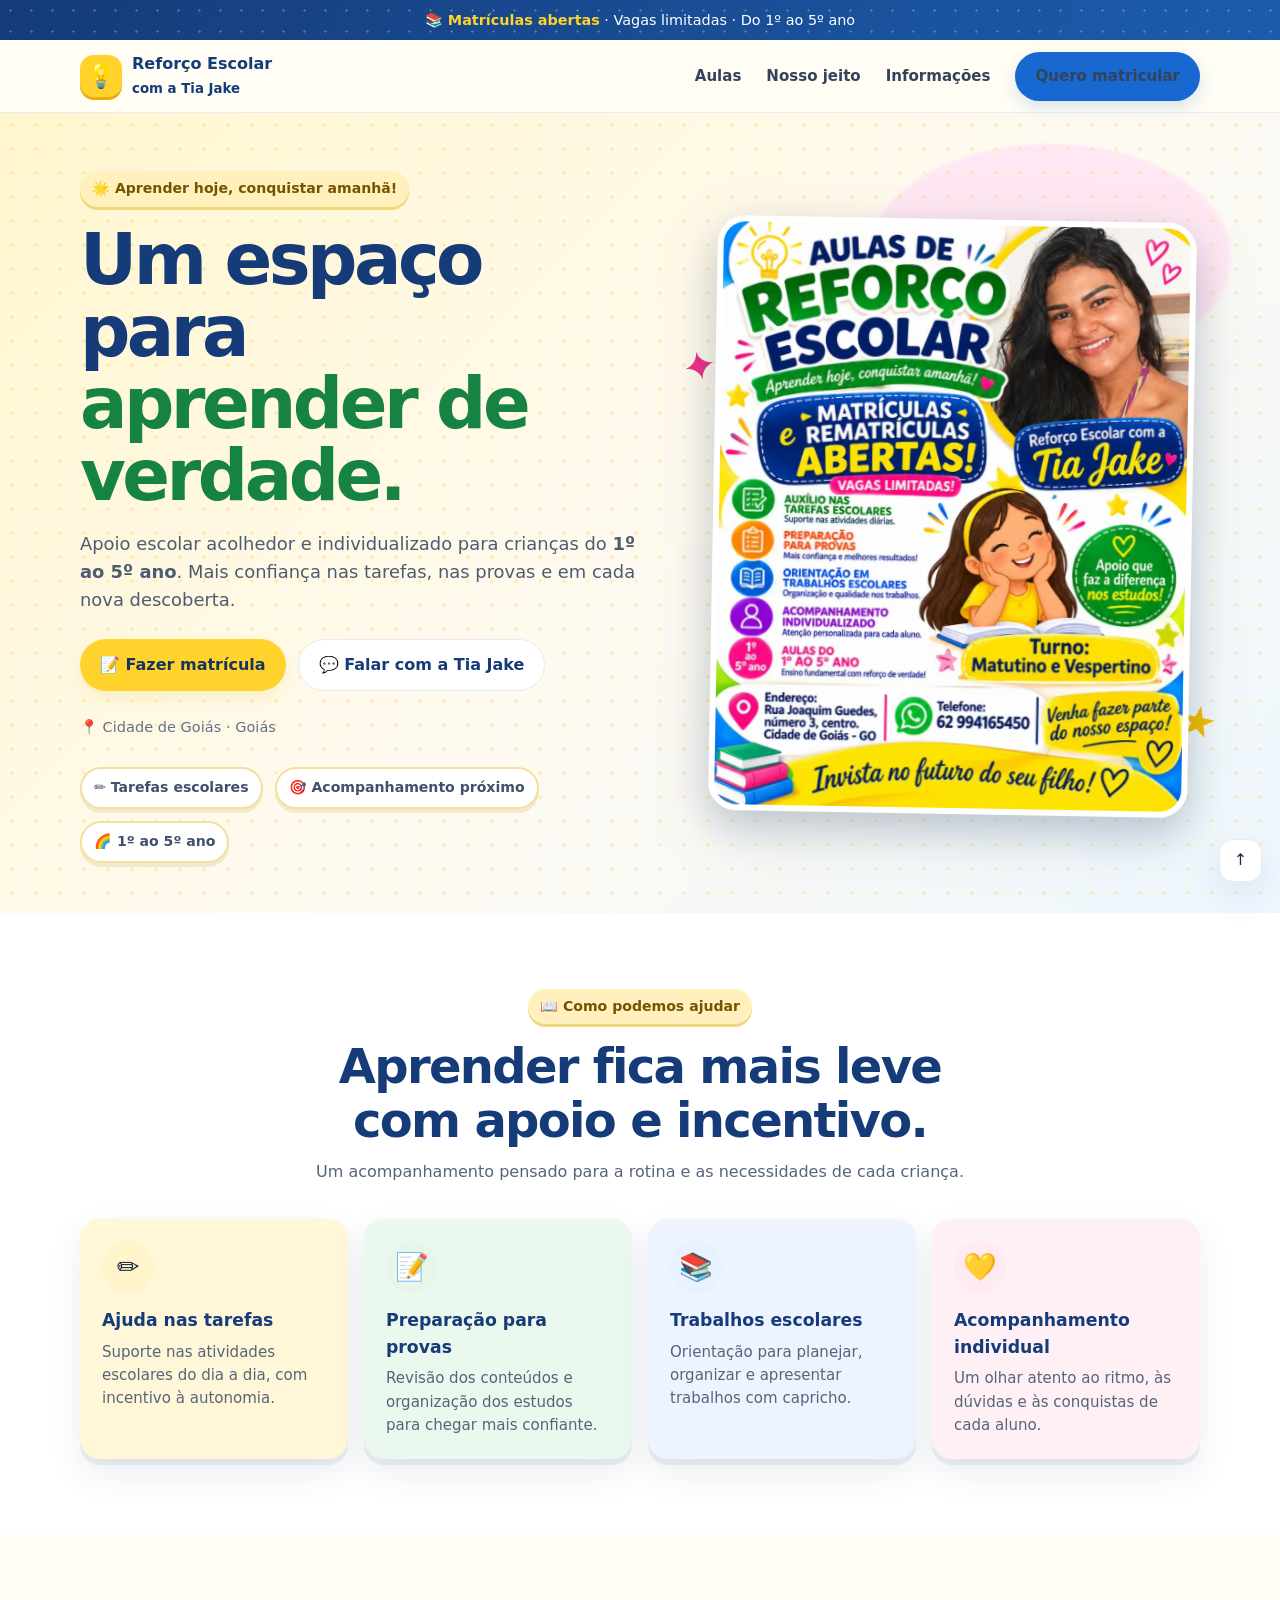
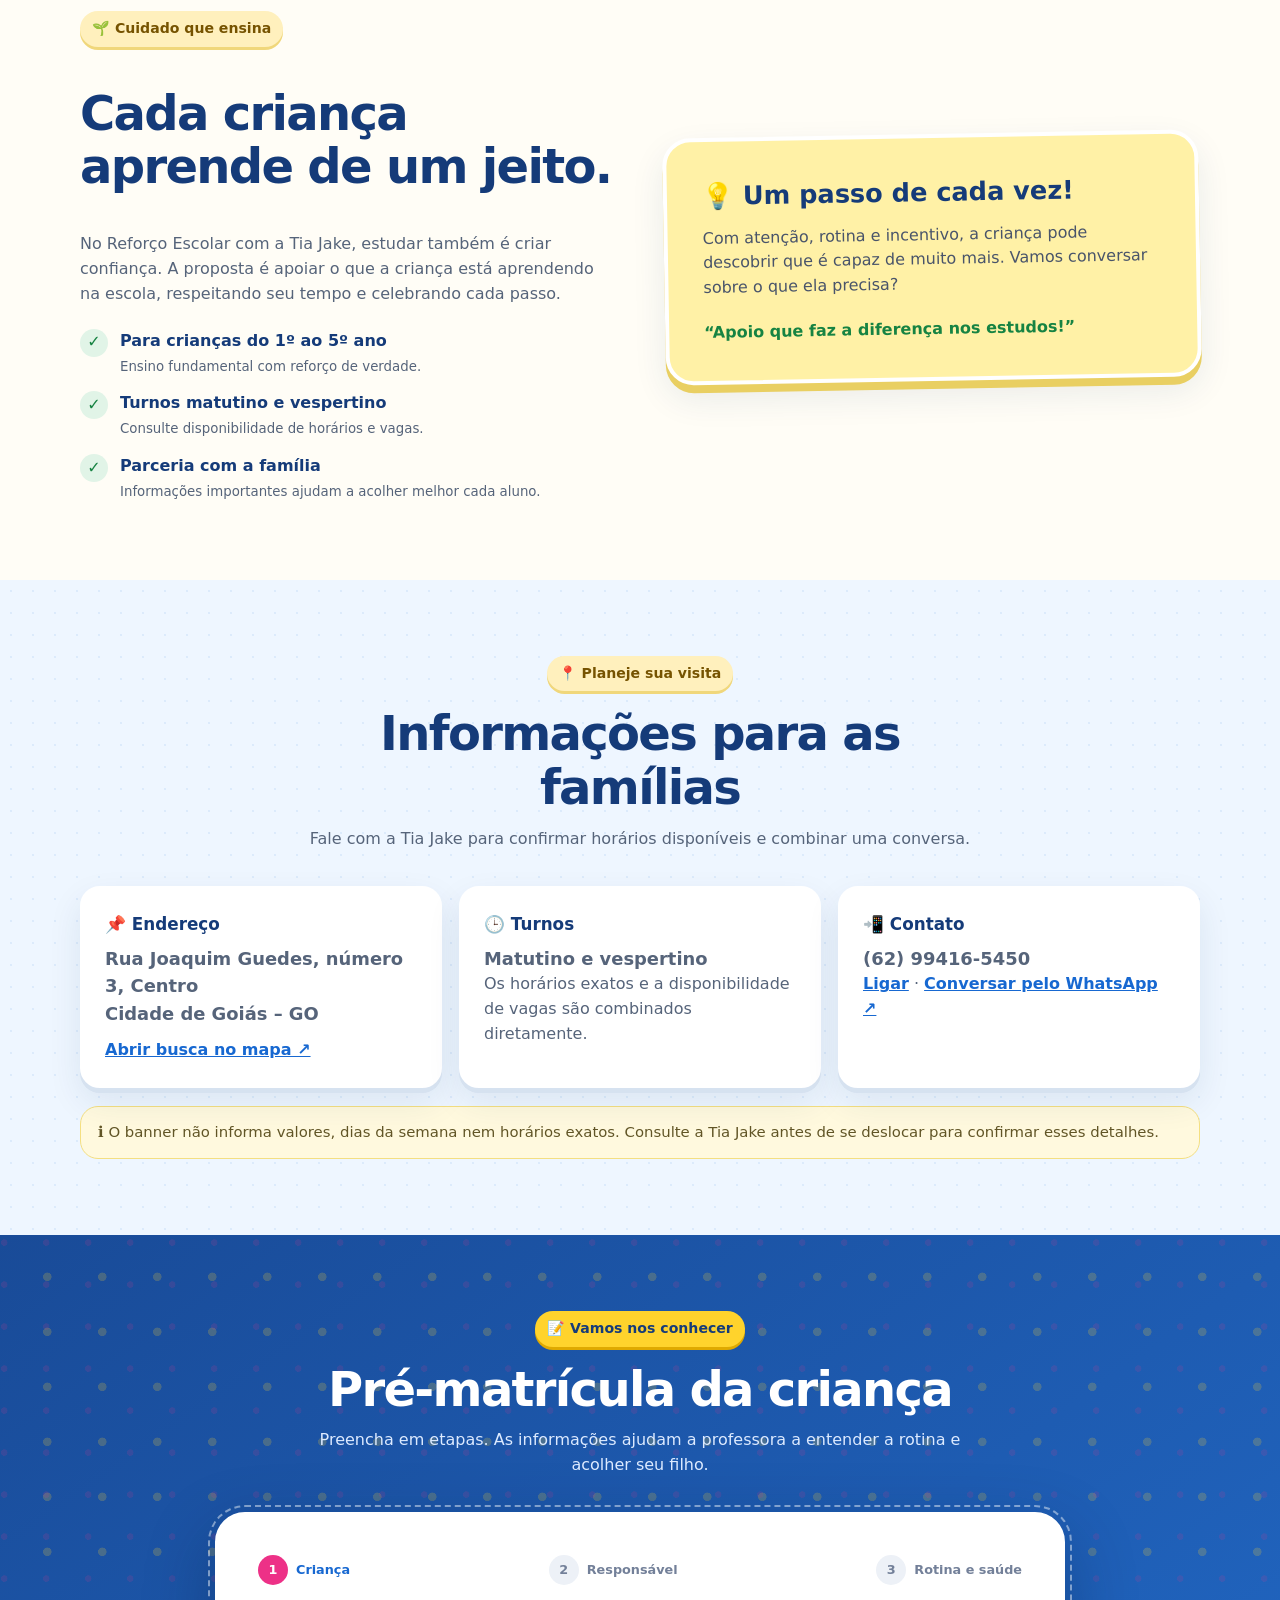
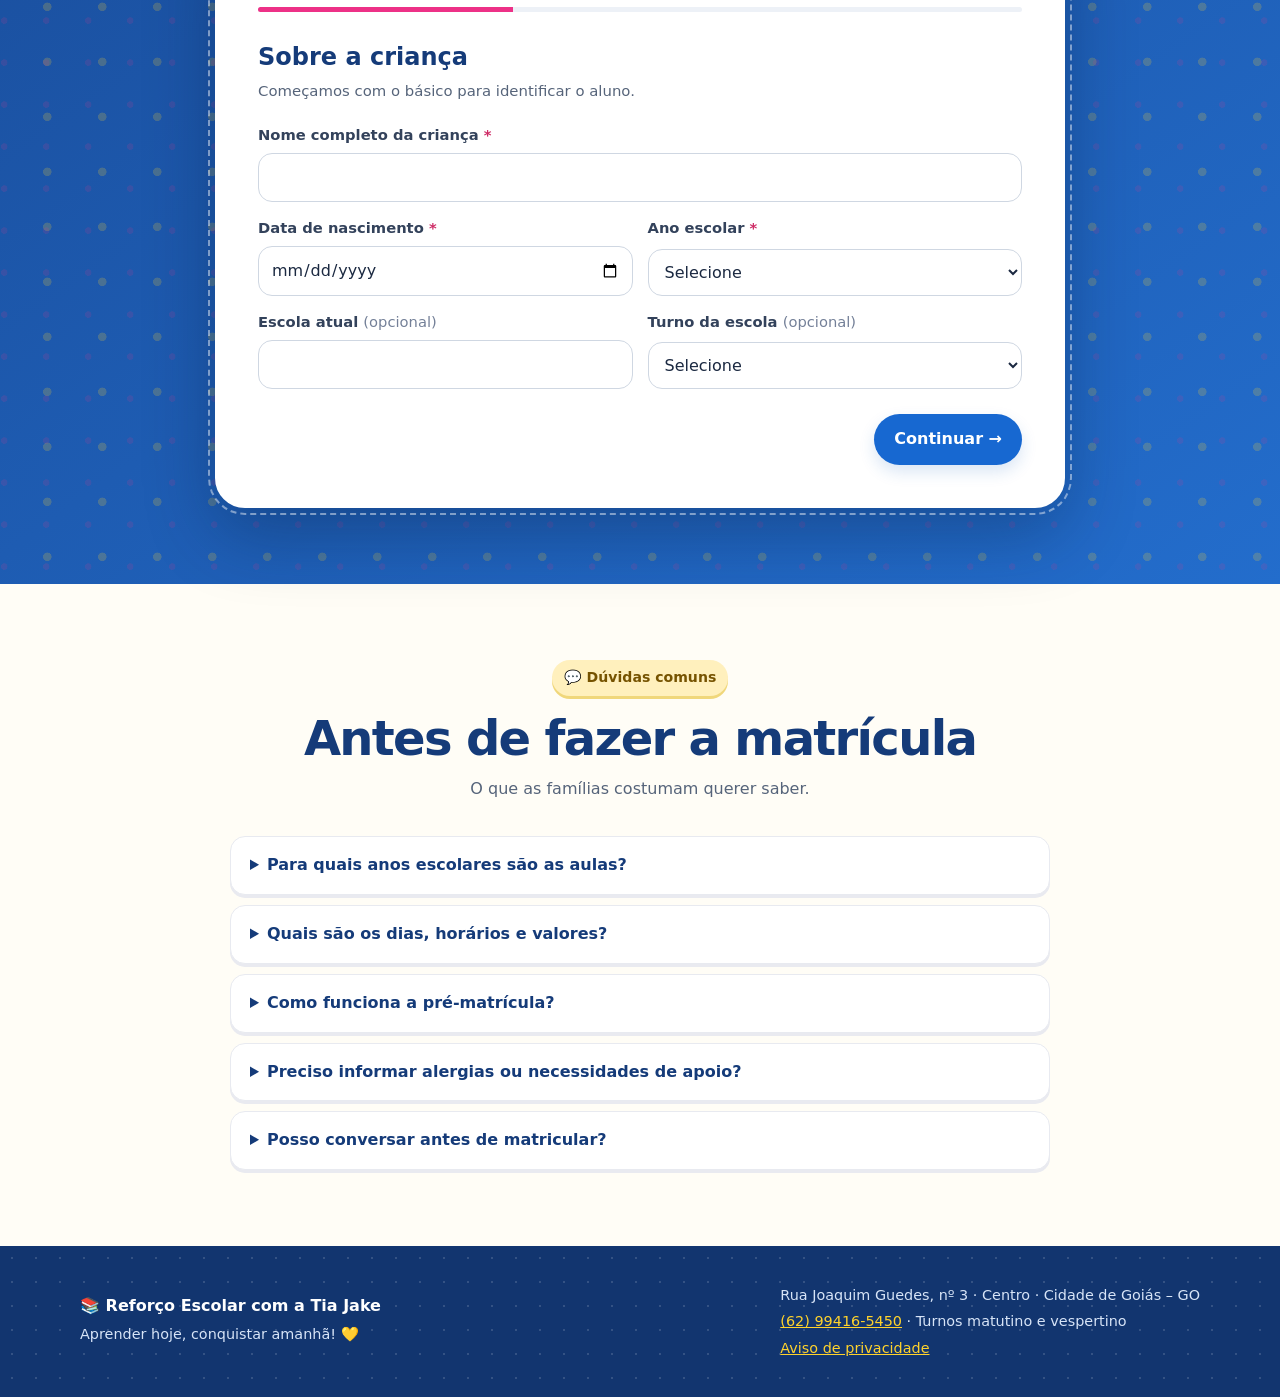
<file: index.html>
<!doctype html>
<html lang="pt-BR">
<head>
  <meta charset="utf-8"><meta name="viewport" content="width=device-width,initial-scale=1">
  <meta name="theme-color" content="#123b88"><meta name="description" content="Reforço Escolar com a Tia Jake, na Cidade de Goiás. Acompanhamento individualizado do 1º ao 5º ano.">
  <meta name="referrer" content="strict-origin-when-cross-origin">
  <meta http-equiv="Content-Security-Policy" content="default-src 'self'; script-src 'self'; style-src 'self' 'unsafe-inline'; img-src 'self' data:; connect-src 'self' https://zzwukucqfumnqlnzrhlf.supabase.co; object-src 'none'; base-uri 'self'; form-action 'self'">
  <title>Reforço Escolar com a Tia Jake | Aprender hoje, conquistar amanhã</title>
  <style>
    :root{--navy:#123879;--blue:#1764c0;--green:#13833d;--pink:#ec398c;--yellow:#ffd530;--ink:#192844;--muted:#59677d;--paper:#fffdf8;--line:#e7ebf1;--shadow:0 16px 45px #142c5014}
    *{box-sizing:border-box}html{scroll-behavior:smooth}body{margin:0;color:var(--ink);background:var(--paper);font:16px/1.55 ui-rounded,"Trebuchet MS",system-ui,sans-serif}a{color:inherit}button,input,select,textarea{font:inherit}.wrap{width:min(1120px,calc(100% - 40px));margin:auto}
    .topline{background:var(--navy);color:white;text-align:center;padding:9px 16px;font-size:.9rem}.topline b{color:var(--yellow)}header{position:sticky;top:0;z-index:5;background:#fffefaed;backdrop-filter:blur(12px);border-bottom:1px solid #e9edf2}.nav{height:72px;display:flex;align-items:center;justify-content:space-between;gap:20px}.brand{display:flex;align-items:center;gap:10px;text-decoration:none;font-weight:900;color:var(--navy)}.brand-mark{display:grid;place-items:center;width:42px;height:42px;background:#e8f5e9;border-radius:14px;font-size:24px}.links{display:flex;align-items:center;gap:25px}.links a{text-decoration:none;color:#35435a;font-size:.94rem;font-weight:700}.links a:hover{color:var(--blue)}.btn{display:inline-flex;justify-content:center;align-items:center;gap:8px;border:0;border-radius:14px;padding:13px 20px;background:var(--blue);color:white;font-weight:850;text-decoration:none;cursor:pointer;box-shadow:0 7px 16px #1764c029;transition:.2s}.btn:hover{transform:translateY(-2px);background:#0b55aa}.btn-yellow{background:var(--yellow);color:#17335e;box-shadow:0 7px 16px #e7bb262b}.btn-yellow:hover{background:#ffca16}.btn-ghost{background:white;color:var(--navy);box-shadow:none;border:1px solid var(--line)}
    .hero{padding:58px 0 50px;overflow:hidden;background:radial-gradient(circle at 86% 15%,#fff0a5 0 8%,transparent 8.3%),radial-gradient(circle at 6% 84%,#ffe2ef 0 7%,transparent 7.3%),linear-gradient(135deg,#f3f9ff,#fffdf7 62%)}.hero-grid{display:grid;grid-template-columns:1.08fr .92fr;align-items:center;gap:44px}.eyebrow{display:inline-flex;align-items:center;gap:8px;background:#e5f5e9;color:#117039;padding:7px 12px;border-radius:99px;font-size:.88rem;font-weight:850}.hero h1{font-size:clamp(2.5rem,5.5vw,4.6rem);line-height:1.02;letter-spacing:-.05em;color:var(--navy);margin:18px 0}.hero h1 span{color:var(--green)}.hero p{font-size:1.12rem;color:#4d5c72;max-width:600px}.hero-actions{display:flex;gap:12px;flex-wrap:wrap;margin:25px 0}.micro{display:flex;align-items:center;gap:8px;color:#647087;font-size:.91rem}.hero-art{position:relative}.hero-art img{display:block;width:100%;height:auto;max-height:610px;object-fit:contain;border-radius:28px;filter:drop-shadow(0 16px 30px #25334b22)}.hero-art .fallback{display:none;min-height:430px;border:2px dashed #d8e2ee;border-radius:28px;background:#fff;align-items:center;justify-content:center;text-align:center;padding:35px;color:var(--muted)}
    .trust{display:flex;gap:12px;flex-wrap:wrap;margin-top:28px}.pill{background:white;border:1px solid #e9edf2;border-radius:99px;padding:8px 12px;font-size:.88rem;font-weight:750;color:#41506a}
    section{padding:76px 0}.section-head{text-align:center;max-width:700px;margin:0 auto 34px}.section-head .eyebrow{margin-bottom:10px}.section-head h2{font-size:clamp(2rem,4vw,3rem);line-height:1.12;letter-spacing:-.035em;color:var(--navy);margin:6px 0 12px}.section-head p{color:var(--muted);margin:0}.services{background:white}.cards{display:grid;grid-template-columns:repeat(4,1fr);gap:16px}.card{background:#fff;border:1px solid var(--line);border-radius:20px;padding:22px;box-shadow:var(--shadow)}.card .icon{font-size:27px;width:52px;height:52px;display:grid;place-items:center;border-radius:16px;background:#fff4ca}.card:nth-child(2) .icon{background:#e8f5e9}.card:nth-child(3) .icon{background:#e8f1ff}.card:nth-child(4) .icon{background:#ffe9f3}.card h3{font-size:1.08rem;color:var(--navy);margin:14px 0 7px}.card p{margin:0;color:var(--muted);font-size:.94rem}
    .about-grid{display:grid;grid-template-columns:1fr 1fr;gap:48px;align-items:center}.about-note{background:#fff1a6;border-radius:28px;padding:35px;transform:rotate(-1deg);box-shadow:var(--shadow)}.about-note h3{color:var(--navy);font-size:1.6rem;margin:0 0 10px}.about-note p{margin:0;color:#49546a}.checklist{display:grid;gap:13px;margin-top:22px}.check{display:flex;gap:12px;align-items:flex-start}.check span:first-child{flex:0 0 28px;height:28px;border-radius:50%;display:grid;place-items:center;background:#e1f4e7;color:var(--green);font-weight:900}.check b{display:block;color:var(--navy)}.check small{color:var(--muted)}
    .details{background:#f0f6ff}.details-grid{display:grid;grid-template-columns:repeat(3,1fr);gap:17px}.detail{background:#fff;border:1px solid #e2eaf4;border-radius:20px;padding:23px}.detail h3{margin:0 0 8px;color:var(--navy);font-size:1.05rem}.detail p{margin:0;color:var(--muted)}.detail strong{color:var(--ink)}.detail .big{font-size:1.12rem;font-weight:850}.detail a{color:var(--blue);font-weight:800}.notice{margin-top:18px;background:#fff9de;border:1px solid #f4df81;padding:14px 17px;border-radius:14px;color:#615526;font-size:.93rem}
    .enroll{background:linear-gradient(140deg,#123879,#1d5db3);color:white}.enroll .section-head h2{color:white}.enroll .section-head p{color:#dceaff}.form-shell{max-width:850px;margin:auto;background:white;border-radius:24px;padding:clamp(20px,4vw,38px);color:var(--ink);box-shadow:0 25px 70px #061a3b55}.progress{display:flex;justify-content:space-between;gap:8px;margin-bottom:22px}.stepdot{font-size:.8rem;font-weight:800;color:#738099;display:flex;align-items:center;gap:8px}.stepdot i{font-style:normal;width:30px;height:30px;border-radius:50%;display:grid;place-items:center;background:#edf1f7}.stepdot.active{color:var(--blue)}.stepdot.active i{background:var(--blue);color:white}.progress-line{height:5px;background:#edf1f7;border-radius:9px;margin-bottom:27px;overflow:hidden}.progress-line span{display:block;height:100%;width:33.33%;background:var(--yellow);transition:width .25s}.form-step{display:none}.form-step.active{display:block}.form-step h3{font-size:1.4rem;color:var(--navy);margin:0 0 4px}.hint{margin:0 0 21px;color:var(--muted);font-size:.93rem}.fields{display:grid;grid-template-columns:1fr 1fr;gap:15px}.field{display:grid;gap:6px}.field.full{grid-column:1/-1}label{font-weight:750;font-size:.92rem;color:#33425b}label .req{color:#ce2c66}input,select,textarea{width:100%;border:1px solid #cfd7e2;border-radius:11px;padding:11px 12px;color:var(--ink);background:white;outline:none}input:focus,select:focus,textarea:focus{border-color:#3a83d8;box-shadow:0 0 0 3px #3a83d822}textarea{min-height:95px;resize:vertical}.optional{font-weight:500;color:#748098}.form-actions{display:flex;justify-content:space-between;gap:12px;margin-top:25px}.privacy{margin:19px 0 0;font-size:.83rem;color:#637087;background:#f5f8fc;border-radius:12px;padding:12px 14px}.privacy strong{color:#33425b}.consent{display:flex;align-items:flex-start;gap:10px;color:#49566b;font-size:.9rem}.consent input{width:18px;height:18px;margin-top:3px}.result{display:none;border-radius:12px;background:#e6f5e9;padding:14px;margin-top:18px;color:#174b29}.wa-cta{display:inline-block;margin-top:9px;color:#08773c;font-weight:850}.faq-grid{max-width:820px;margin:auto;display:grid;gap:10px}details{padding:16px 19px;background:white;border:1px solid var(--line);border-radius:15px}summary{font-weight:800;color:var(--navy);cursor:pointer}details p{margin-bottom:0;color:var(--muted)}footer{background:#102d61;color:white;padding:34px 0}.foot{display:flex;justify-content:space-between;gap:20px;align-items:center}.foot p{margin:4px 0;color:#d7e4f7;font-size:.9rem}.foot a{color:var(--yellow)}.to-top{position:fixed;right:18px;bottom:18px;background:white;border:1px solid var(--line);width:43px;height:43px;display:grid;place-items:center;border-radius:14px;text-decoration:none;box-shadow:var(--shadow)}
    @media(max-width:850px){.hero-grid,.about-grid{grid-template-columns:1fr}.hero-art{max-width:540px;margin:auto}.cards{grid-template-columns:repeat(2,1fr)}.details-grid{grid-template-columns:1fr}.links{gap:12px}.links a:not(.btn){display:none}}
    @media(max-width:560px){.wrap{width:min(100% - 28px,1120px)}.topline{font-size:.8rem}.nav{height:64px}.nav .btn{padding:10px 12px;font-size:.86rem}.hero{padding:42px 0}.hero h1{font-size:2.75rem}.hero-art img{border-radius:18px}.hero-art .fallback{min-height:260px}.hero-actions .btn{flex:1}section{padding:58px 0}.cards{grid-template-columns:1fr}.progress{align-items:flex-start}.stepdot{flex-direction:column;gap:4px;text-align:center;font-size:.7rem}.fields{grid-template-columns:1fr}.field.full{grid-column:auto}.foot{align-items:flex-start;flex-direction:column}}
  </style><link rel="stylesheet" href="styles.css">
</head>
<body>
  <div class="topline"><b>📚 Matrículas abertas</b> · Vagas limitadas · Do 1º ao 5º ano</div>
  <header><div class="wrap nav"><a class="brand" href="#inicio"><span class="brand-mark">💡</span><span>Reforço Escolar<br><small>com a Tia Jake</small></span></a><nav class="links" aria-label="Navegação principal"><a href="#aulas">Aulas</a><a href="#sobre">Nosso jeito</a><a href="#informacoes">Informações</a><a class="btn" href="#matricula">Quero matricular</a></nav></div></header>
  <main>
    <section class="hero" id="inicio"><div class="wrap hero-grid"><div><span class="eyebrow">🌟 Aprender hoje, conquistar amanhã!</span><h1>Um espaço para<br><span>aprender de verdade.</span></h1><p>Apoio escolar acolhedor e individualizado para crianças do <strong>1º ao 5º ano</strong>. Mais confiança nas tarefas, nas provas e em cada nova descoberta.</p><div class="hero-actions"><a class="btn btn-yellow" href="#matricula">📝 Fazer matrícula</a><a class="btn btn-ghost" href="https://wa.me/5562994165450" target="_blank" rel="noopener">💬 Falar com a Tia Jake</a></div><div class="micro">📍 Cidade de Goiás · Goiás</div><div class="trust"><span class="pill">✏️ Tarefas escolares</span><span class="pill">🎯 Acompanhamento próximo</span><span class="pill">🌈 1º ao 5º ano</span></div></div><div class="hero-art"><img src="banner-tia-jake.jpeg" alt="Banner do Reforço Escolar com a Tia Jake" onerror="this.style.display='none';this.nextElementSibling.style.display='flex'"><div class="fallback">🌼<br><strong>Reforço Escolar com a Tia Jake</strong><br>Aprender hoje, conquistar amanhã!</div></div></div></section>
    <section class="services" id="aulas"><div class="wrap"><div class="section-head"><span class="eyebrow">📖 Como podemos ajudar</span><h2>Aprender fica mais leve<br>com apoio e incentivo.</h2><p>Um acompanhamento pensado para a rotina e as necessidades de cada criança.</p></div><div class="cards"><article class="card"><div class="icon">✏️</div><h3>Ajuda nas tarefas</h3><p>Suporte nas atividades escolares do dia a dia, com incentivo à autonomia.</p></article><article class="card"><div class="icon">📝</div><h3>Preparação para provas</h3><p>Revisão dos conteúdos e organização dos estudos para chegar mais confiante.</p></article><article class="card"><div class="icon">📚</div><h3>Trabalhos escolares</h3><p>Orientação para planejar, organizar e apresentar trabalhos com capricho.</p></article><article class="card"><div class="icon">💛</div><h3>Acompanhamento individual</h3><p>Um olhar atento ao ritmo, às dúvidas e às conquistas de cada aluno.</p></article></div></div></section>
    <section id="sobre"><div class="wrap about-grid"><div><span class="eyebrow">🌱 Cuidado que ensina</span><h2 style="font-size:clamp(2rem,4vw,3rem);line-height:1.1;color:var(--navy);letter-spacing:-.035em">Cada criança aprende de um jeito.</h2><p style="color:var(--muted)">No Reforço Escolar com a Tia Jake, estudar também é criar confiança. A proposta é apoiar o que a criança está aprendendo na escola, respeitando seu tempo e celebrando cada passo.</p><div class="checklist"><div class="check"><span>✓</span><div><b>Para crianças do 1º ao 5º ano</b><small>Ensino fundamental com reforço de verdade.</small></div></div><div class="check"><span>✓</span><div><b>Turnos matutino e vespertino</b><small>Consulte disponibilidade de horários e vagas.</small></div></div><div class="check"><span>✓</span><div><b>Parceria com a família</b><small>Informações importantes ajudam a acolher melhor cada aluno.</small></div></div></div></div><aside class="about-note"><h3>💡 Um passo de cada vez!</h3><p>Com atenção, rotina e incentivo, a criança pode descobrir que é capaz de muito mais. Vamos conversar sobre o que ela precisa?</p><p style="margin-top:20px;font-weight:850;color:var(--green)">“Apoio que faz a diferença nos estudos!”</p></aside></div></section>
    <section class="details" id="informacoes"><div class="wrap"><div class="section-head"><span class="eyebrow">📍 Planeje sua visita</span><h2>Informações para as famílias</h2><p>Fale com a Tia Jake para confirmar horários disponíveis e combinar uma conversa.</p></div><div class="details-grid"><article class="detail"><h3>📌 Endereço</h3><p class="big">Rua Joaquim Guedes, número 3, Centro<br>Cidade de Goiás – GO</p><p style="margin-top:10px"><a target="_blank" rel="noopener" href="https://www.google.com/maps/search/?api=1&query=Rua+Joaquim+Guedes%2C+3%2C+Centro%2C+Cidade+de+Goi%C3%A1s%2C+GO">Abrir busca no mapa ↗</a></p></article><article class="detail"><h3>🕒 Turnos</h3><p class="big">Matutino e vespertino</p><p>Os horários exatos e a disponibilidade de vagas são combinados diretamente.</p></article><article class="detail"><h3>📲 Contato</h3><p class="big">(62) 99416-5450</p><p><a href="tel:+5562994165450">Ligar</a> · <a target="_blank" rel="noopener" href="https://wa.me/5562994165450">Conversar pelo WhatsApp ↗</a></p></article></div><div class="notice">ℹ️ O banner não informa valores, dias da semana nem horários exatos. Consulte a Tia Jake antes de se deslocar para confirmar esses detalhes.</div></div></section>
    <section class="enroll" id="matricula"><div class="wrap"><div class="section-head"><span class="eyebrow">📝 Vamos nos conhecer</span><h2>Pré-matrícula da criança</h2><p>Preencha em etapas. As informações ajudam a professora a entender a rotina e acolher seu filho.</p></div><div class="form-shell"><div class="progress" aria-label="Etapas do formulário"><div class="stepdot active"><i>1</i><span>Criança</span></div><div class="stepdot"><i>2</i><span>Responsável</span></div><div class="stepdot"><i>3</i><span>Rotina e saúde</span></div></div><div class="progress-line"><span id="progressbar"></span></div><form id="enrollForm">
      <div class="form-step active" data-step="0"><h3>Sobre a criança</h3><p class="hint">Começamos com o básico para identificar o aluno.</p><div class="fields"><div class="field full"><label for="childName">Nome completo da criança <span class="req">*</span></label><input id="childName" name="childName" autocomplete="off" required></div><div class="field"><label for="birth">Data de nascimento <span class="req">*</span></label><input id="birth" name="birth" type="date" required></div><div class="field"><label for="grade">Ano escolar <span class="req">*</span></label><select id="grade" name="grade" required><option value="">Selecione</option><option>1º ano</option><option>2º ano</option><option>3º ano</option><option>4º ano</option><option>5º ano</option></select></div><div class="field"><label for="school">Escola atual <span class="optional">(opcional)</span></label><input id="school" name="school" autocomplete="off"></div><div class="field"><label for="shift">Turno da escola <span class="optional">(opcional)</span></label><select id="shift" name="shift"><option value="">Selecione</option><option>Matutino</option><option>Vespertino</option><option>Integral</option><option>Outro</option></select></div></div><div class="form-actions"><span></span><button type="button" class="btn next">Continuar →</button></div></div>
      <div class="form-step" data-step="1"><h3>Contato da família</h3><p class="hint">Precisamos saber com quem falar sobre a criança.</p><div class="fields"><div class="field"><label for="guardian">Nome do responsável <span class="req">*</span></label><input id="guardian" name="guardian" autocomplete="off" required></div><div class="field"><label for="relation">Parentesco <span class="req">*</span></label><select id="relation" name="relation" required><option value="">Selecione</option><option>Mãe</option><option>Pai</option><option>Avó/Avô</option><option>Responsável legal</option><option>Outro familiar</option></select></div><div class="field"><label for="phone">Celular/WhatsApp <span class="req">*</span></label><input id="phone" name="phone" type="tel" inputmode="tel" autocomplete="tel" placeholder="(00) 00000-0000" required></div><div class="field"><label for="altPhone">Contato alternativo <span class="optional">(opcional)</span></label><input id="altPhone" name="altPhone" type="tel" inputmode="tel" placeholder="(00) 00000-0000"></div><div class="field full"><label for="email">E-mail <span class="optional">(opcional)</span></label><input id="email" name="email" type="email" autocomplete="email"></div><div class="field full"><label for="pickup">Pessoas autorizadas a buscar a criança <span class="optional">(opcional)</span></label><textarea id="pickup" name="pickup" placeholder="Nome e parentesco. Combine os detalhes diretamente com a professora."></textarea></div></div><div class="form-actions"><button type="button" class="btn btn-ghost back">← Voltar</button><button type="button" class="btn next">Continuar →</button></div></div>
      <div class="form-step" data-step="2"><h3>Rotina, aprendizagem e cuidados</h3><p class="hint">Compartilhe apenas o que for importante para o bem-estar e o acompanhamento escolar.</p><div class="fields"><div class="field"><label for="days">Dias de preferência <span class="optional">(opcional)</span></label><input id="days" name="days" placeholder="Ex.: segunda e quarta"></div><div class="field"><label for="period">Turno desejado <span class="req">*</span></label><select id="period" name="period" required><option value="">Selecione</option><option>Matutino</option><option>Vespertino</option><option>Tenho flexibilidade</option></select></div><div class="field full"><label for="goals">O que gostaria de trabalhar? <span class="optional">(opcional)</span></label><textarea id="goals" name="goals" placeholder="Ex.: leitura, matemática, tarefas, organização, preparação para provas"></textarea></div><div class="field full"><label for="support">Deficiência, necessidade de apoio ou adaptação <span class="optional">(opcional)</span></label><textarea id="support" name="support" placeholder="Inclua somente o necessário para acolher e apoiar a criança."></textarea></div><div class="field full"><label for="allergies">Alergias, restrições ou cuidados de saúde importantes <span class="optional">(opcional)</span></label><textarea id="allergies" name="allergies" placeholder="Descreva cuidados relevantes. Não inclua dados além do necessário."></textarea></div><div class="field full"><label for="notes">Observações para a professora <span class="optional">(opcional)</span></label><textarea id="notes" name="notes" placeholder="Preferências, pontos fortes ou qualquer informação que ajude na adaptação."></textarea></div><div class="field full"><div class="consent-box field full"><h4>Consentimento do responsável <span class="req">*</span></h4><p>O envio coleta dados pessoais da criança e do responsável para avaliar a pré-matrícula, organizar o atendimento e entrar em contato. O cadastro fica disponível somente para a Tia Jake e pessoas autorizadas, no Supabase, com acesso restrito. Pré-matrículas que não se tornarem matrícula são apagadas automaticamente após 90 dias. <a href="privacidade.html" target="_blank" rel="noopener">Leia o aviso de privacidade</a>.</p><label class="consent"><input type="checkbox" id="consent" required><span>Declaro ser mãe, pai ou responsável legal e dou consentimento específico e destacado para o tratamento dos dados pessoais da criança para as finalidades descritas no aviso de privacidade. Sei que posso pedir acesso, correção ou exclusão e retirar o consentimento pelo WhatsApp. <span class="req">*</span></span></label><div class="field full"><label class="consent"><input type="checkbox" id="healthConsent"><span>Autorizo especificamente o tratamento dos dados opcionais sobre saúde, alergias, deficiência ou adaptações informados neste formulário, apenas para acolher e apoiar a criança.</span></label><small class="optional">Obrigatório somente se você preencher algum campo de saúde ou necessidade de apoio.</small></div></div></div></div><p class="privacy"><strong>🔒 Seus dados merecem cuidado:</strong> as informações são enviadas por conexão segura e armazenadas no Supabase, em São Paulo. Não são publicadas no GitHub. A pré-matrícula não garante vaga; a Tia Jake entrará em contato para confirmar os próximos passos.</p><div class="form-actions"><button type="button" class="btn btn-ghost back">← Voltar</button><button id="submitBtn" type="submit" class="btn btn-yellow">Enviar pré-matrícula</button></div><div class="result" id="result" role="status" aria-live="polite"></div></div><div class="website-trap" aria-hidden="true"><label for="website">Deixe este campo vazio</label><input id="website" name="website" type="text" tabindex="-1" autocomplete="off"></div>
    </form></div></div></section>
    <section><div class="wrap"><div class="section-head"><span class="eyebrow">💬 Dúvidas comuns</span><h2>Antes de fazer a matrícula</h2><p>O que as famílias costumam querer saber.</p></div><div class="faq-grid"><details><summary>Para quais anos escolares são as aulas?</summary><p>O reforço atende crianças do 1º ao 5º ano do ensino fundamental.</p></details><details><summary>Quais são os dias, horários e valores?</summary><p>O banner informa os turnos matutino e vespertino, mas não especifica dias, horários exatos ou valores. Fale diretamente com a Tia Jake para confirmar disponibilidade e condições.</p></details><details><summary>Como funciona a pré-matrícula?</summary><p>Envie a pré-matrícula pelo formulário. A Tia Jake receberá os dados em área privada do Supabase e entrará em contato para confirmar disponibilidade e concluir a matrícula.</p></details><details><summary>Preciso informar alergias ou necessidades de apoio?</summary><p>Não. Esses campos são opcionais. Se você preenchê-los, o formulário pedirá uma autorização específica para tratar essas informações com a finalidade de acolher e apoiar a criança.</p></details><details><summary>Posso conversar antes de matricular?</summary><p>Sim! Use o botão de WhatsApp ou ligue para (62) 99416-5450 para tirar dúvidas e combinar uma conversa.</p></details></div></div></section>
  </main>
  <footer><div class="wrap foot"><div><strong>📚 Reforço Escolar com a Tia Jake</strong><p>Aprender hoje, conquistar amanhã! 💛</p></div><div><p>Rua Joaquim Guedes, nº 3 · Centro · Cidade de Goiás – GO</p><p><a href="tel:+5562994165450">(62) 99416-5450</a> · Turnos matutino e vespertino</p><p><a href="privacidade.html">Aviso de privacidade</a></p></div></div></footer><a class="to-top" href="#inicio" aria-label="Voltar ao início">↑</a>
  <script src="app.js" defer></script>
</body>
</html>
</file>
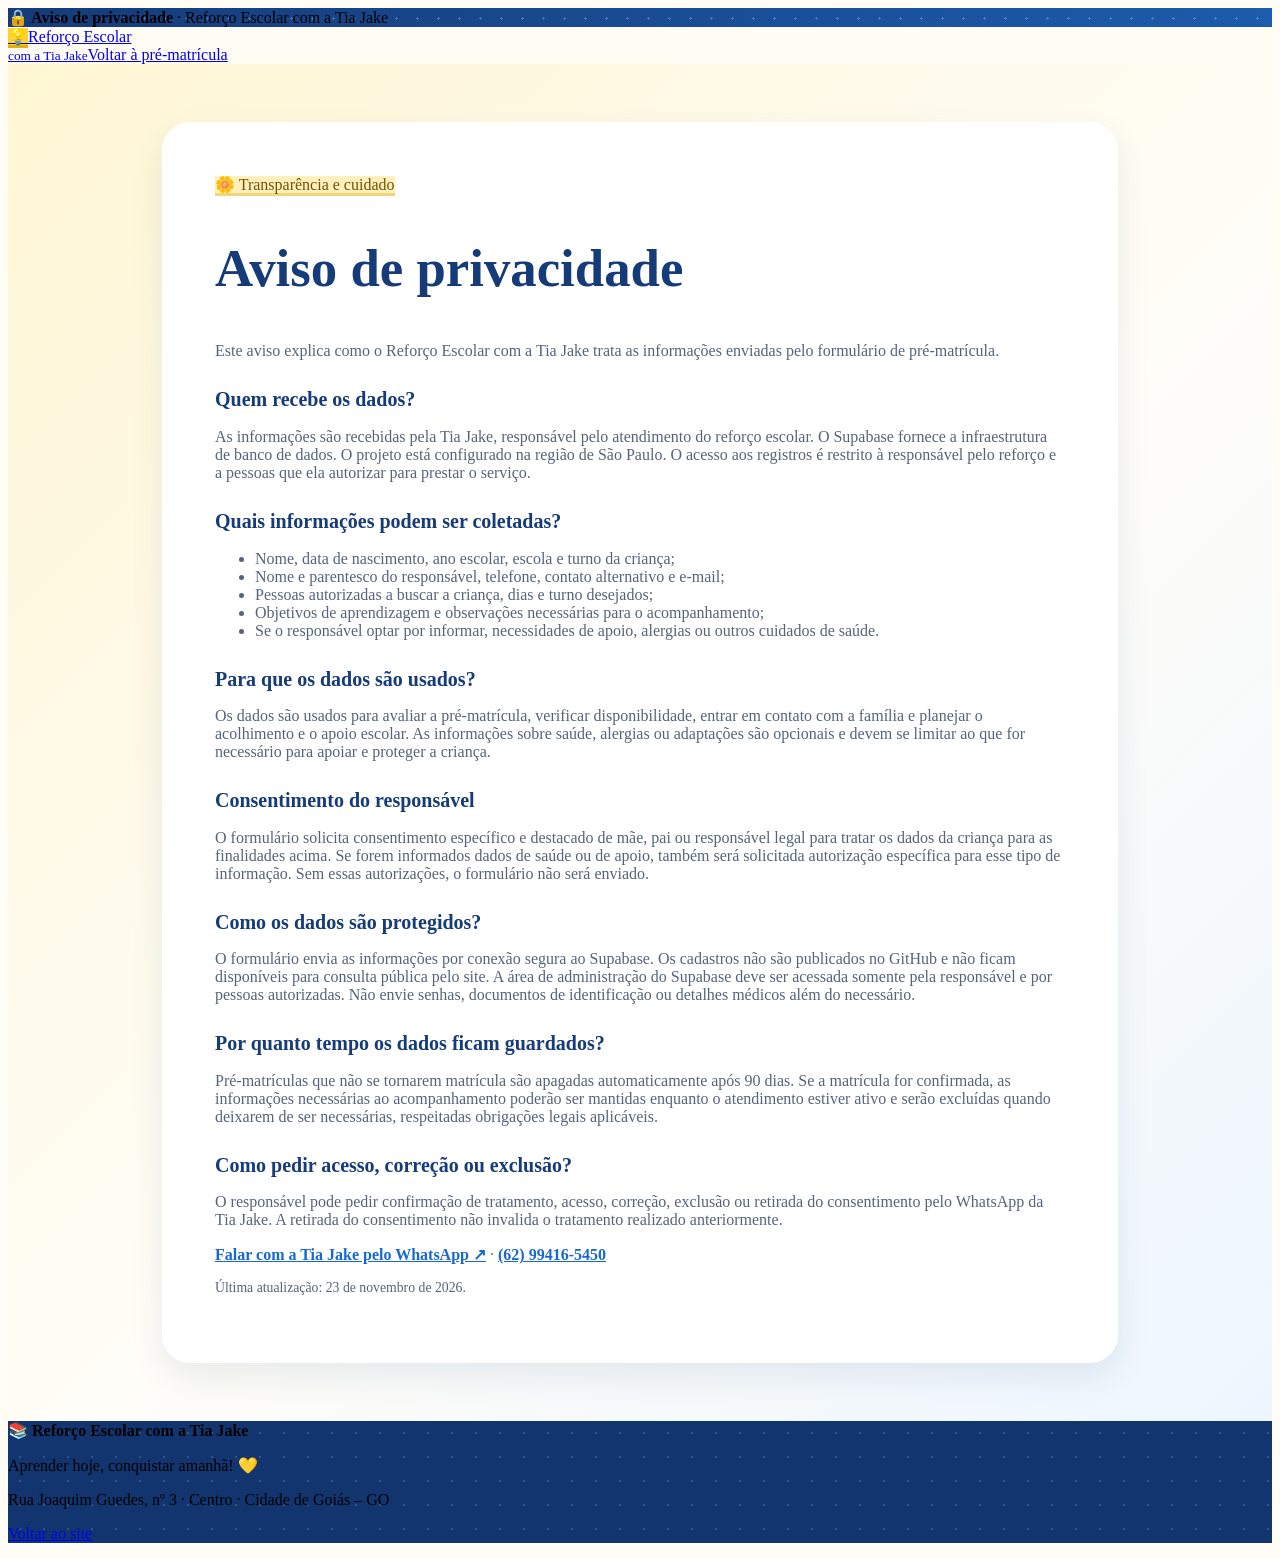
<file: privacidade.html>
<!doctype html>
<html lang="pt-BR">
<head>
  <meta charset="utf-8">
  <meta name="viewport" content="width=device-width, initial-scale=1">
  <meta name="theme-color" content="#153b79">
  <meta name="referrer" content="strict-origin-when-cross-origin">
  <meta http-equiv="Content-Security-Policy" content="default-src 'self'; script-src 'self'; style-src 'self' 'unsafe-inline'; img-src 'self' data:; object-src 'none'; base-uri 'self'; form-action 'self'">
  <title>Aviso de privacidade | Reforço Escolar com a Tia Jake</title>
  <link rel="stylesheet" href="styles.css">
</head>
<body>
  <div class="topline"><b>🔒 Aviso de privacidade</b> · Reforço Escolar com a Tia Jake</div>
  <header><div class="wrap nav"><a class="brand" href="index.html"><span class="brand-mark">💡</span><span>Reforço Escolar<br><small>com a Tia Jake</small></span></a><a class="btn" href="index.html#matricula">Voltar à pré-matrícula</a></div></header>
  <main class="privacy-page"><article class="privacy-card">
    <span class="eyebrow">🌼 Transparência e cuidado</span>
    <h1>Aviso de privacidade</h1>
    <p>Este aviso explica como o Reforço Escolar com a Tia Jake trata as informações enviadas pelo formulário de pré-matrícula.</p>

    <h2>Quem recebe os dados?</h2>
    <p>As informações são recebidas pela Tia Jake, responsável pelo atendimento do reforço escolar. O Supabase fornece a infraestrutura de banco de dados. O projeto está configurado na região de São Paulo. O acesso aos registros é restrito à responsável pelo reforço e a pessoas que ela autorizar para prestar o serviço.</p>

    <h2>Quais informações podem ser coletadas?</h2>
    <ul>
      <li>Nome, data de nascimento, ano escolar, escola e turno da criança;</li>
      <li>Nome e parentesco do responsável, telefone, contato alternativo e e-mail;</li>
      <li>Pessoas autorizadas a buscar a criança, dias e turno desejados;</li>
      <li>Objetivos de aprendizagem e observações necessárias para o acompanhamento;</li>
      <li>Se o responsável optar por informar, necessidades de apoio, alergias ou outros cuidados de saúde.</li>
    </ul>

    <h2>Para que os dados são usados?</h2>
    <p>Os dados são usados para avaliar a pré-matrícula, verificar disponibilidade, entrar em contato com a família e planejar o acolhimento e o apoio escolar. As informações sobre saúde, alergias ou adaptações são opcionais e devem se limitar ao que for necessário para apoiar e proteger a criança.</p>

    <h2>Consentimento do responsável</h2>
    <p>O formulário solicita consentimento específico e destacado de mãe, pai ou responsável legal para tratar os dados da criança para as finalidades acima. Se forem informados dados de saúde ou de apoio, também será solicitada autorização específica para esse tipo de informação. Sem essas autorizações, o formulário não será enviado.</p>

    <h2>Como os dados são protegidos?</h2>
    <p>O formulário envia as informações por conexão segura ao Supabase. Os cadastros não são publicados no GitHub e não ficam disponíveis para consulta pública pelo site. A área de administração do Supabase deve ser acessada somente pela responsável e por pessoas autorizadas. Não envie senhas, documentos de identificação ou detalhes médicos além do necessário.</p>

    <h2>Por quanto tempo os dados ficam guardados?</h2>
    <p>Pré-matrículas que não se tornarem matrícula são apagadas automaticamente após 90 dias. Se a matrícula for confirmada, as informações necessárias ao acompanhamento poderão ser mantidas enquanto o atendimento estiver ativo e serão excluídas quando deixarem de ser necessárias, respeitadas obrigações legais aplicáveis.</p>

    <h2>Como pedir acesso, correção ou exclusão?</h2>
    <p>O responsável pode pedir confirmação de tratamento, acesso, correção, exclusão ou retirada do consentimento pelo WhatsApp da Tia Jake. A retirada do consentimento não invalida o tratamento realizado anteriormente.</p>
    <p><a href="https://wa.me/5562994165450" target="_blank" rel="noopener">Falar com a Tia Jake pelo WhatsApp ↗</a> · <a href="tel:+5562994165450">(62) 99416-5450</a></p>
    <p style="font-size:.86rem">Última atualização: 23 de novembro de 2026.</p>
  </article></main>
  <footer><div class="wrap foot"><div><strong>📚 Reforço Escolar com a Tia Jake</strong><p>Aprender hoje, conquistar amanhã! 💛</p></div><div><p>Rua Joaquim Guedes, nº 3 · Centro · Cidade de Goiás – GO</p><p><a href="index.html">Voltar ao site</a></p></div></div></footer>
</body>
</html>
</file>
<file: styles.css>
:root {
  --navy: #153b79;
  --blue: #1768d1;
  --green: #168342;
  --pink: #ed3187;
  --yellow: #ffd32c;
  --paper: #fffdf6;
  --ink: #1b2941;
  --muted: #56647a;
  --line: #e8eaf0;
  --shadow: 0 14px 34px #17356417;
}

body { background: var(--paper); }
.topline {
  background-color: var(--navy);
  background-image: radial-gradient(#ffffff3b 1.3px, transparent 1.3px), linear-gradient(110deg, #153b79, #1c5cac);
  background-size: 21px 21px, auto;
}
header { background: #fffdf4ed; }
.brand-mark { background: var(--yellow); box-shadow: 0 3px 0 #e7ae12; }
.btn { border-radius: 999px; }
.btn-yellow { background: var(--yellow); }
.eyebrow { background: #fff0bd; color: #765300; box-shadow: 0 3px 0 #f0d77b; }
.hero {
  position: relative;
  background-color: #fff8df;
  background-image: radial-gradient(#ffd32c40 1.6px, transparent 1.6px), radial-gradient(ellipse at 82% 18%, #ffe8f3 0 12%, transparent 12.4%), linear-gradient(135deg, #fff6ce 0%, #fffaf0 52%, #edf7ff 100%);
  background-size: 24px 24px, auto, auto;
}
.hero-art { isolation: isolate; padding: 8px; }
.hero-art::before, .hero-art::after { position: absolute; z-index: -1; font-size: 42px; line-height: 1; }
.hero-art::before { content: "✦"; color: var(--pink); left: -23px; top: 22%; transform: rotate(-14deg); }
.hero-art::after { content: "★"; color: #f5bd00; right: -17px; bottom: 13%; transform: rotate(12deg); }
.hero-art img { border: 6px solid white; border-radius: 28px; transform: rotate(1deg); box-shadow: 0 16px 35px #1735642a; }
.hero-art .fallback { box-shadow: var(--shadow); border: 4px solid white; }
.trust .pill { border: 2px solid #f4df9c; box-shadow: 0 4px 0 #f3e9cd; }
.services { background: #fff; }
.card { border: 0; box-shadow: 0 6px 0 #1a396312, var(--shadow); transition: transform .18s ease, box-shadow .18s ease; }
.card:hover { transform: translateY(-4px) rotate(-.3deg); box-shadow: 0 10px 0 #1a396312, var(--shadow); }
.card:nth-child(1) { background: #fff7d8; }
.card:nth-child(2) { background: #eaf8ed; }
.card:nth-child(3) { background: #edf4ff; }
.card:nth-child(4) { background: #fff0f6; }
.card .icon { border-radius: 50%; }
.about-note { border: 4px solid white; box-shadow: 0 8px 0 #e9cf62, var(--shadow); }
.details { background-color: #eef6ff; background-image: radial-gradient(#1768d115 1.2px, transparent 1.2px); background-size: 22px 22px; }
.detail { border: 2px solid white; box-shadow: 0 5px 0 #d6e2f0, var(--shadow); }
.notice { border-radius: 18px; }
.enroll { background: radial-gradient(circle at 10% 18%, #ed318722 0 3px, transparent 3.5px), radial-gradient(circle at 86% 76%, #ffd32c33 0 4px, transparent 4.5px), linear-gradient(145deg, #194b98, #236dcc); background-size: 42px 42px, 55px 55px, auto; }
.enroll .section-head .eyebrow { background: var(--yellow); color: var(--navy); box-shadow: 0 3px 0 #dfa900; }
.form-shell { border: 5px solid white; outline: 2px dashed #ffffff73; outline-offset: 5px; border-radius: 30px; }
.stepdot.active i { background: var(--pink); }
.progress-line span { background: var(--pink); }
.form-step h3 { font-size: 1.5rem; }
input, select, textarea { border-radius: 14px; }
input:focus, select:focus, textarea:focus { border-color: var(--pink); box-shadow: 0 0 0 3px #ed31871c; }
input[type="checkbox"] { accent-color: var(--pink); }
.privacy { border-left: 4px solid var(--yellow); background: #fff8dc; }
.consent-box { display: grid; gap: 12px; padding: 16px; border: 1px solid #e7dcae; background: #fffbee; border-radius: 16px; }
.consent-box h4 { margin: 0; color: var(--navy); }
.consent-box p { margin: 0; color: var(--muted); font-size: .9rem; }
.consent a { color: var(--blue); }
.result { border: 1px solid #b7e0c1; }
.result.error { background: #fff0f1; color: #7d2430; border-color: #efc2c7; }
.faq-grid details { box-shadow: 0 3px 0 #e9eaf0; transition: transform .18s ease; }
.faq-grid details[open] { border-color: #f0d783; background: #fffdf2; }
footer { background-color: #12356f; background-image: radial-gradient(#ffffff25 1.5px, transparent 1.5px); background-size: 24px 24px; }
.website-trap { position: absolute !important; width: 1px !important; height: 1px !important; overflow: hidden !important; left: -10000px !important; top: auto !important; }
.privacy-page { min-height: 75vh; padding: 58px 0; background: linear-gradient(135deg,#fff6d3,#fffdf8 55%,#edf6ff); }
.privacy-card { max-width: 850px; margin: auto; padding: clamp(22px,5vw,48px); border: 5px solid white; border-radius: 28px; background: white; box-shadow: var(--shadow); }
.privacy-card h1, .privacy-card h2 { color: var(--navy); line-height: 1.15; }
.privacy-card h1 { font-size: clamp(2rem,5vw,3.3rem); }
.privacy-card h2 { margin-top: 28px; font-size: 1.25rem; }
.privacy-card p, .privacy-card li { color: var(--muted); }
.privacy-card a { color: var(--blue); font-weight: 750; }
@media (prefers-reduced-motion: reduce) { *, *::before, *::after { scroll-behavior: auto !important; transition-duration: .01ms !important; } }
</file>
